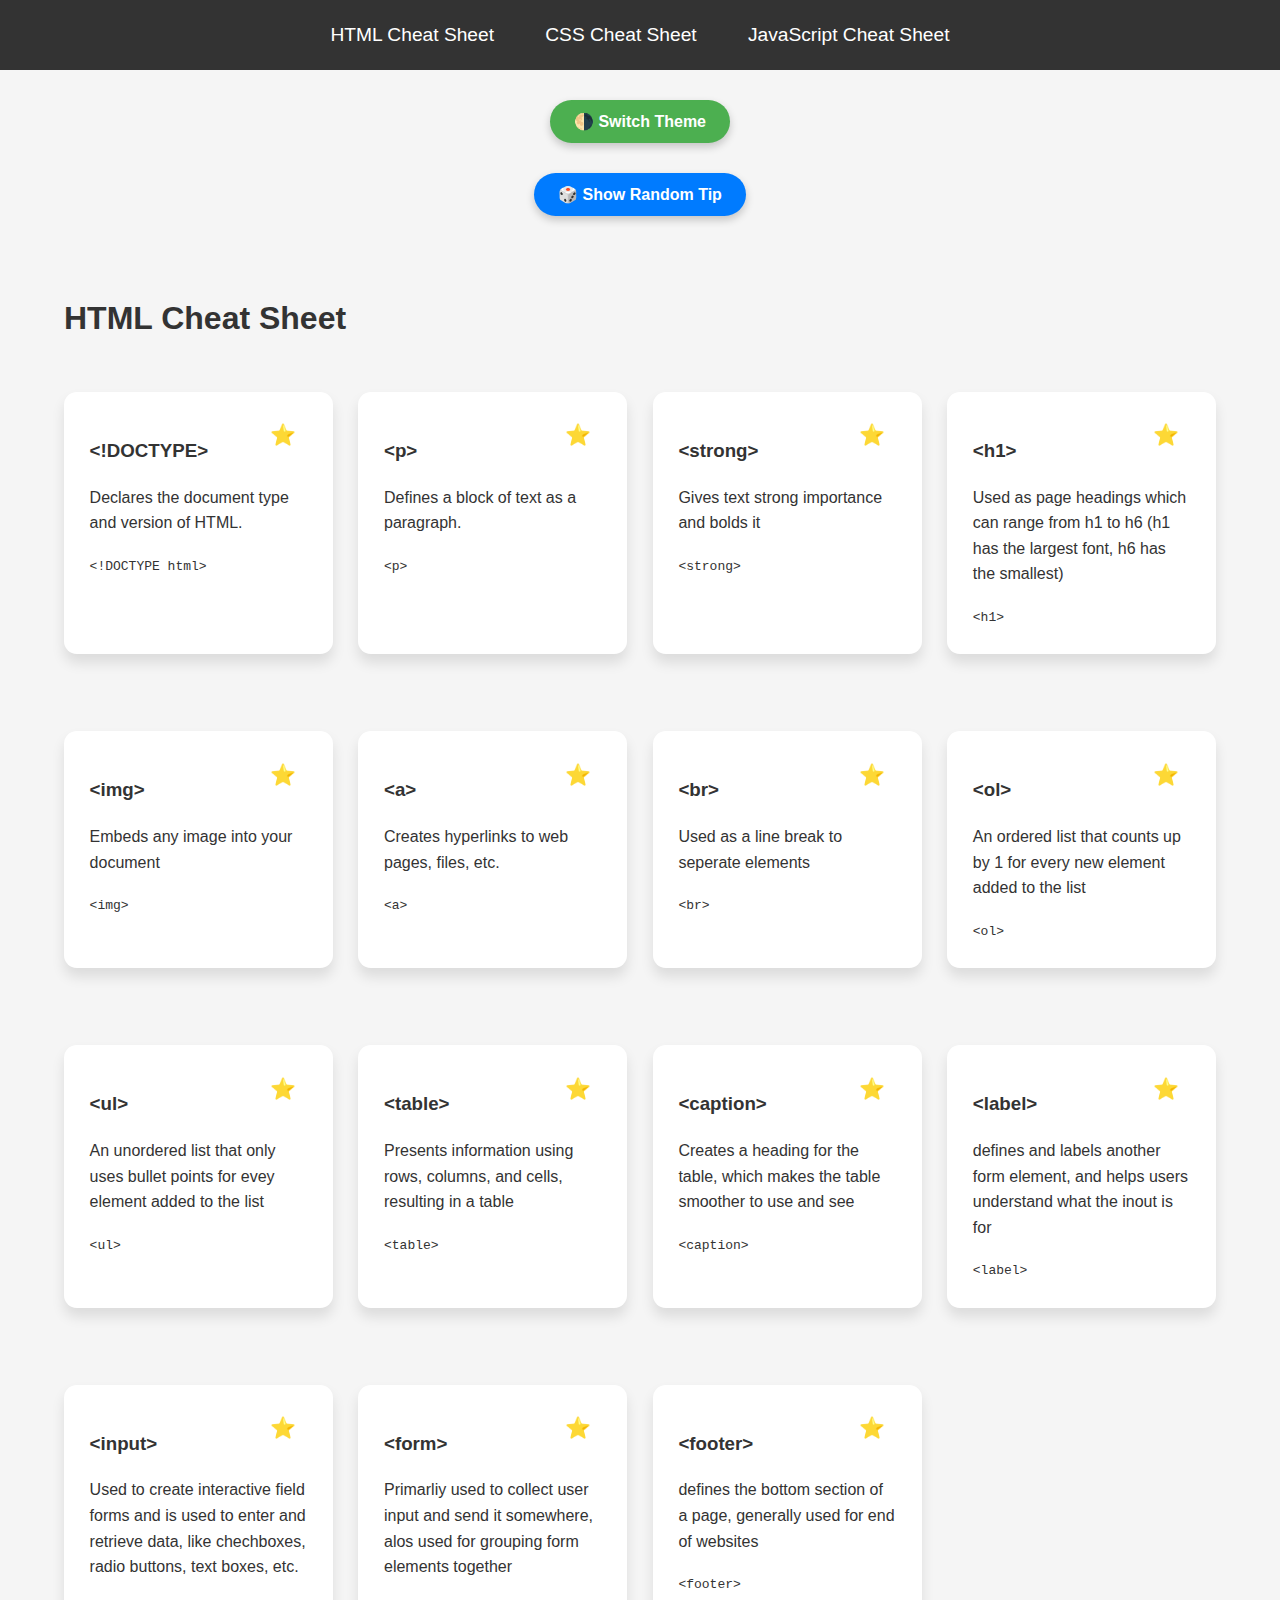
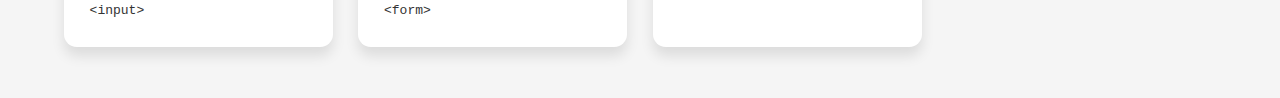
<file: index.html>
<!DOCTYPE html>
<html lang="en">
<head>
    <title>HTML Cheat Sheet</title>
    <link rel="stylesheet" href="style.css">
    <script src="script.js"></script>
</head>
<body>
    <!--I used AI to assist me in using the greater and less than signs to enclose the element inside of it for style-->
    <nav class="navbar">
        <a href="index.html">HTML Cheat Sheet</a>
        <a href="css_cheatsheet.html">CSS Cheat Sheet</a>
        <a href="js_cheatsheet.html">JavaScript Cheat Sheet</a>
    </nav>

    <button class="themeButton" onclick="toggleTheme()">🌗 Switch Theme</button>
    <button class="tipButton" onclick="showTip()">🎲 Show Random Tip</button>
    <p id="tipDisplay"></p>
    
    <div class="container">
        <h1>HTML Cheat Sheet</h1>
        <div class="grid">
            <div class="flashCard">
                <button class="favButton" onclick="toggleFavorite(this)">⭐</button>
                <h3>&lt;!DOCTYPE&gt;</h3>
                <p>Declares the document type and version of HTML.</p>
                <code>&lt;!DOCTYPE html&gt;</code>
            </div>
            <div class="flashCard">
                <button class="favButton" onclick="toggleFavorite(this)">⭐</button>
                <h3>&lt;p&gt;</h3>
                <p>Defines a block of text as a paragraph.</p>
                <code>&lt;p&gt;</code>
            </div>
            <div class="flashCard">
                <button class="favButton" onclick="toggleFavorite(this)">⭐</button>
                <h3>&lt;strong&gt;</h3>
                <p>Gives text strong importance and bolds it</p>
                <code>&lt;strong&gt;</code>
            </div>
            <div class="flashCard">
                <button class="favButton" onclick="toggleFavorite(this)">⭐</button>
                <h3>&lt;h1&gt;</h3>
                <p>Used as page headings which can range from h1 to h6 (h1 has the largest font, h6 has the smallest)</p>
                <code>&lt;h1&gt;</code>
            </div>
            <div class="flashCard">
                <button class="favButton" onclick="toggleFavorite(this)">⭐</button>
                <h3>&lt;img&gt;</h3>
                <p>Embeds any image into your document</p>
                <code>&lt;img&gt;</code>
            </div>
            <div class="flashCard">
                <button class="favButton" onclick="toggleFavorite(this)">⭐</button>
                <h3>&lt;a&gt;</h3>
                <p>Creates hyperlinks to web pages, files, etc.</p>
                <code>&lt;a&gt;</code>
            </div>
            <div class="flashCard">
                <button class="favButton" onclick="toggleFavorite(this)">⭐</button>
                <h3>&lt;br&gt;</h3>
                <p>Used as a line break to seperate elements</p>
                <code>&lt;br&gt;</code>
            </div>
            <div class="flashCard">
                <button class="favButton" onclick="toggleFavorite(this)">⭐</button>
                <h3>&lt;ol&gt;</h3>
                <p>An ordered list that counts up by 1 for every new element added to the list</p>
                <code>&lt;ol&gt;</code>
            </div>
            <div class="flashCard">
                <button class="favButton" onclick="toggleFavorite(this)">⭐</button>
                <h3>&lt;ul&gt;</h3>
                <p>An unordered list that only uses bullet points for evey element added to the list</p>
                <code>&lt;ul&gt;</code>
            </div>
            <div class="flashCard">
                <button class="favButton" onclick="toggleFavorite(this)">⭐</button>
                <h3>&lt;table&gt;</h3>
                <p>Presents information using rows, columns, and cells, resulting in a table</p>
                <code>&lt;table&gt;</code>
            </div>
            <div class="flashCard">
                <button class="favButton" onclick="toggleFavorite(this)">⭐</button>
                <h3>&lt;caption&gt;</h3>
                <p>Creates a heading for the table, which makes the table smoother to use and see</p>
                <code>&lt;caption&gt;</code>
            </div>
            <div class="flashCard">
                <button class="favButton" onclick="toggleFavorite(this)">⭐</button>
                <h3>&lt;label&gt;</h3>
                <p>defines and labels another form element, and helps users understand what the inout is for</p>
                <code>&lt;label&gt;</code>
            </div>
            <div class="flashCard">
                <button class="favButton" onclick="toggleFavorite(this)">⭐</button>
                <h3>&lt;input&gt;</h3>
                <p>Used to create interactive field forms and is used to enter and retrieve data, like chechboxes, radio buttons, text boxes, etc.</p>
                <code>&lt;input&gt;</code>
            </div>
            <div class="flashCard">
                <button class="favButton" onclick="toggleFavorite(this)">⭐</button>
                <h3>&lt;form&gt;</h3>
                <p>Primarliy used to collect user input and send it somewhere, alos used for grouping form elements together</p>
                <code>&lt;form&gt;</code>
            </div>
            <div class="flashCard">
                <button class="favButton" onclick="toggleFavorite(this)">⭐</button>
                <h3>&lt;footer&gt;</h3>
                <p>defines the bottom section of a page, generally used for end of websites</p>
                <code>&lt;footer&gt;</code>
            </div>
    </div>
        </div>
</body>
</html>
</file>
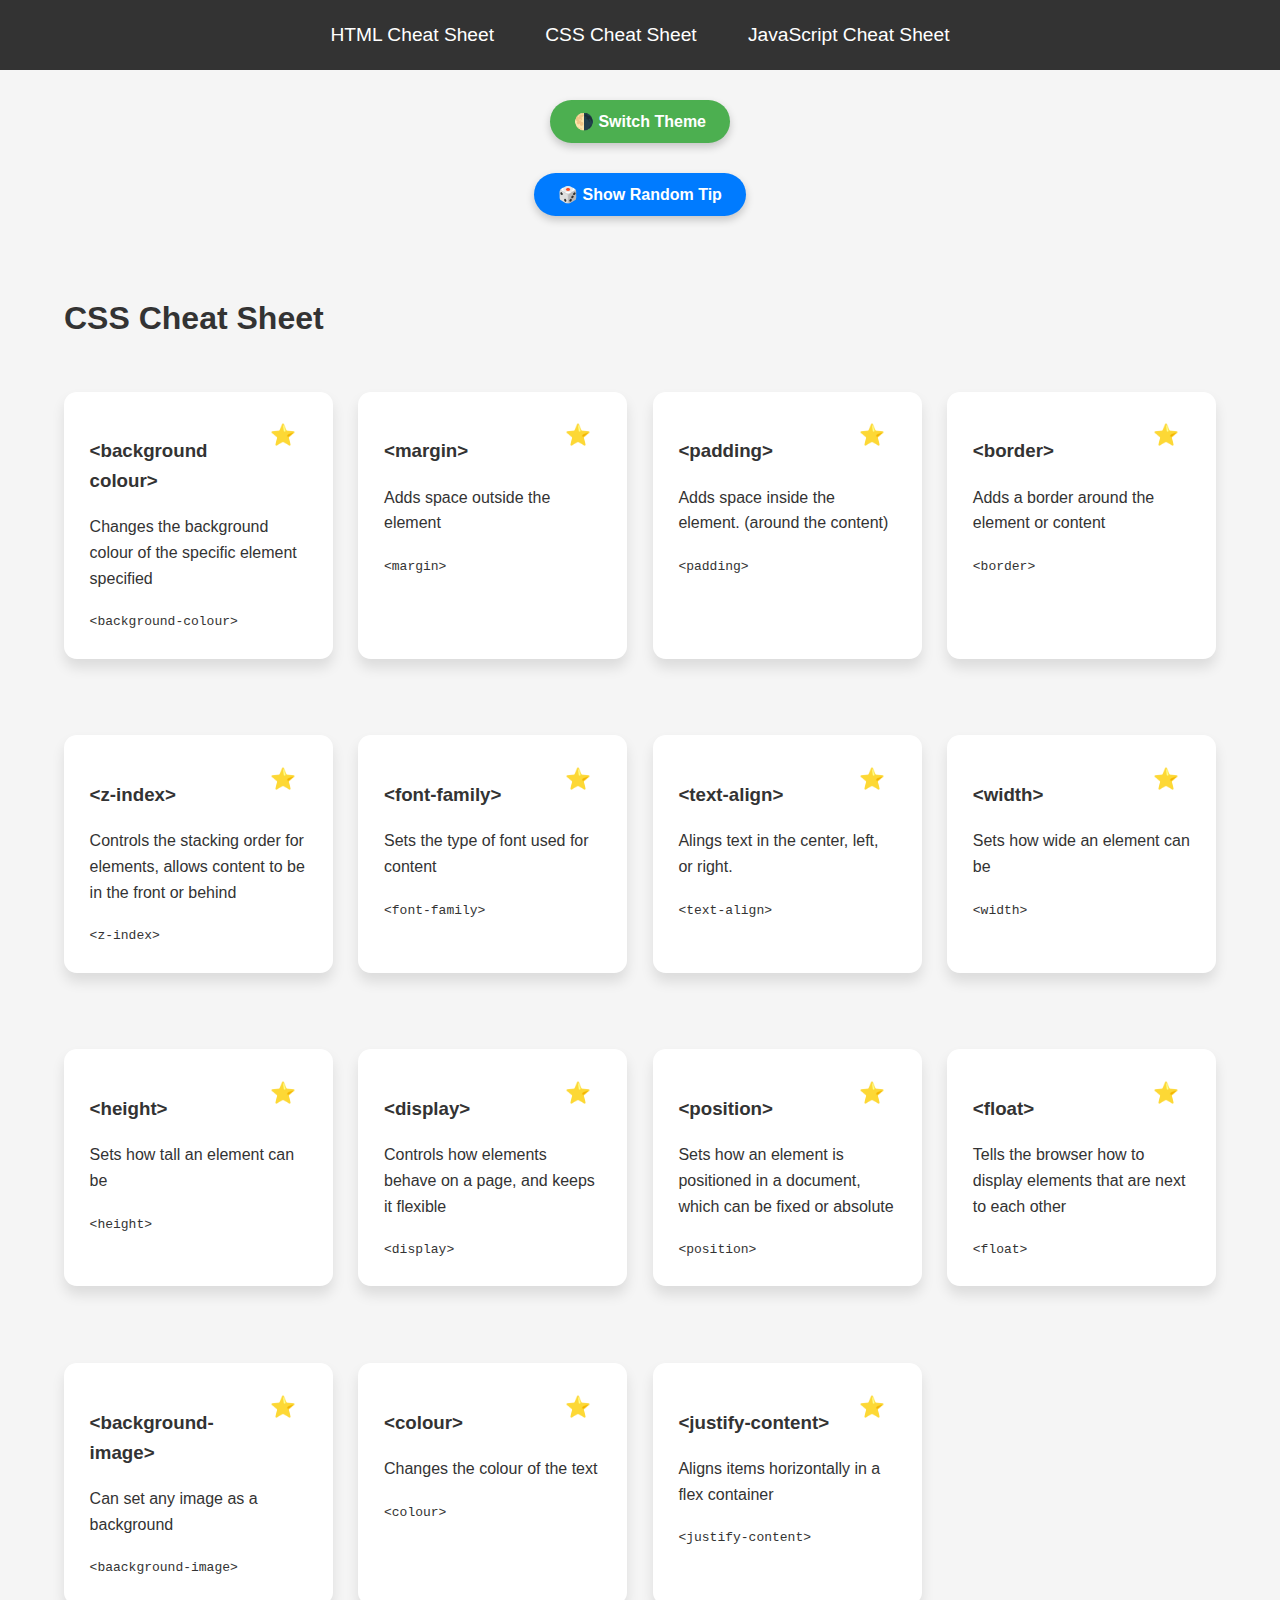
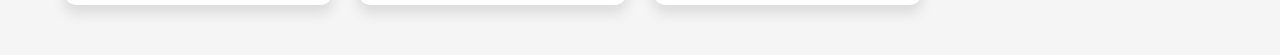
<file: css_cheatsheet.html>
<!DOCTYPE html>
<html lang="en">
<head>
    <title>CSS Cheat Sheet</title>
    <link rel="stylesheet" href="style.css">
    <script src="script.js"></script>
</head>
<body>
     <!--I used AI to assist me in using the greater and less than signs to enclose the element inside of it for style-->
    <nav class="navbar">
        <a href="index.html">HTML Cheat Sheet</a>
        <a href="css_cheatsheet.html">CSS Cheat Sheet</a>
        <a href="js_cheatsheet.html">JavaScript Cheat Sheet</a>
      </nav>

      <button class="themeButton" onclick="toggleTheme()">🌗 Switch Theme</button>
      <button class="tipButton" onclick="showTip()">🎲 Show Random Tip</button>
      <p id="tipDisplay"></p>


      <div class="container">
        <h1>CSS Cheat Sheet</h1>
        <div class="grid">
            <div class="flashCard">
                <button class="favButton" onclick="toggleFavorite(this)">⭐</button>
                <h3>&lt;background colour&gt;</h3>
                <p>Changes the background colour of the specific element specified</p>
                <code>&lt;background-colour&gt;</code>
            </div>
            <div class="flashCard">
                <button class="favButton" onclick="toggleFavorite(this)">⭐</button>
                <h3>&lt;margin&gt;</h3>
                <p>Adds space outside the element</p>
                <code>&lt;margin&gt;</code>
            </div>
            <div class="flashCard">
                <button class="favButton" onclick="toggleFavorite(this)">⭐</button>
                <h3>&lt;padding&gt;</h3>
                <p>Adds space inside the element. (around the content)</p>
                <code>&lt;padding&gt;</code>
            </div>
            <div class="flashCard">
                <button class="favButton" onclick="toggleFavorite(this)">⭐</button>
                <h3>&lt;border&gt;</h3>
                <p>Adds a border around the element or content</p>
                <code>&lt;border&gt;</code>
            </div>
            <div class="flashCard">
                <button class="favButton" onclick="toggleFavorite(this)">⭐</button>
                <h3>&lt;z-index&gt;</h3>
                <p>Controls the stacking order for elements, allows content to be in the front or behind</p>
                <code>&lt;z-index&gt;</code>
            </div>
            <div class="flashCard">
                <button class="favButton" onclick="toggleFavorite(this)">⭐</button>
                <h3>&lt;font-family&gt;</h3>
                <p>Sets the type of font used for content</p>
                <code>&lt;font-family&gt;</code>
            </div>
            <div class="flashCard">
                <button class="favButton" onclick="toggleFavorite(this)">⭐</button>
                <h3>&lt;text-align&gt;</h3>
                <p>Alings text in the center, left, or right.</p>
                <code>&lt;text-align&gt;</code>
            </div>
            <div class="flashCard">
                <button class="favButton" onclick="toggleFavorite(this)">⭐</button>
                <h3>&lt;width&gt;</h3>
                <p>Sets how wide an element can be </p>
                <code>&lt;width&gt;</code>
            </div>
            <div class="flashCard">
                <button class="favButton" onclick="toggleFavorite(this)">⭐</button>
                <h3>&lt;height&gt;</h3>
                <p>Sets how tall an element can be</p>
                <code>&lt;height&gt;</code>
            </div>
            <div class="flashCard">
                <button class="favButton" onclick="toggleFavorite(this)">⭐</button>
                <h3>&lt;display&gt;</h3>
                <p>Controls how elements behave on a page, and keeps it flexible</p>
                <code>&lt;display&gt;</code>
            </div>
            <div class="flashCard">
                <button class="favButton" onclick="toggleFavorite(this)">⭐</button>
                <h3>&lt;position&gt;</h3>
                <p>Sets how an element is positioned in a document, which can be fixed or absolute</p>
                <code>&lt;position&gt;</code>
            </div>
            <div class="flashCard">
                <button class="favButton" onclick="toggleFavorite(this)">⭐</button>
                <h3>&lt;float&gt;</h3>
                <p>Tells the browser how to display elements that are next to each other</p>
                <code>&lt;float&gt;</code>
            </div>
            <div class="flashCard">
                <button class="favButton" onclick="toggleFavorite(this)">⭐</button>
                <h3>&lt;background-image&gt;</h3>
                <p>Can set any image as a background</p>
                <code>&lt;baackground-image&gt;</code>
            </div>
            <div class="flashCard">
                <button class="favButton" onclick="toggleFavorite(this)">⭐</button>
                <h3>&lt;colour&gt;</h3>
                <p>Changes the colour of the text</p>
                <code>&lt;colour&gt;</code>
            </div>
            <div class="flashCard">
                <button class="favButton" onclick="toggleFavorite(this)">⭐</button>
                <h3>&lt;justify-content&gt;</h3>
                <p>Aligns items horizontally in a flex container</p>
                <code>&lt;justify-content&gt;</code>
            </div>
    </div>
        </div>
</body>
</html>
</file>
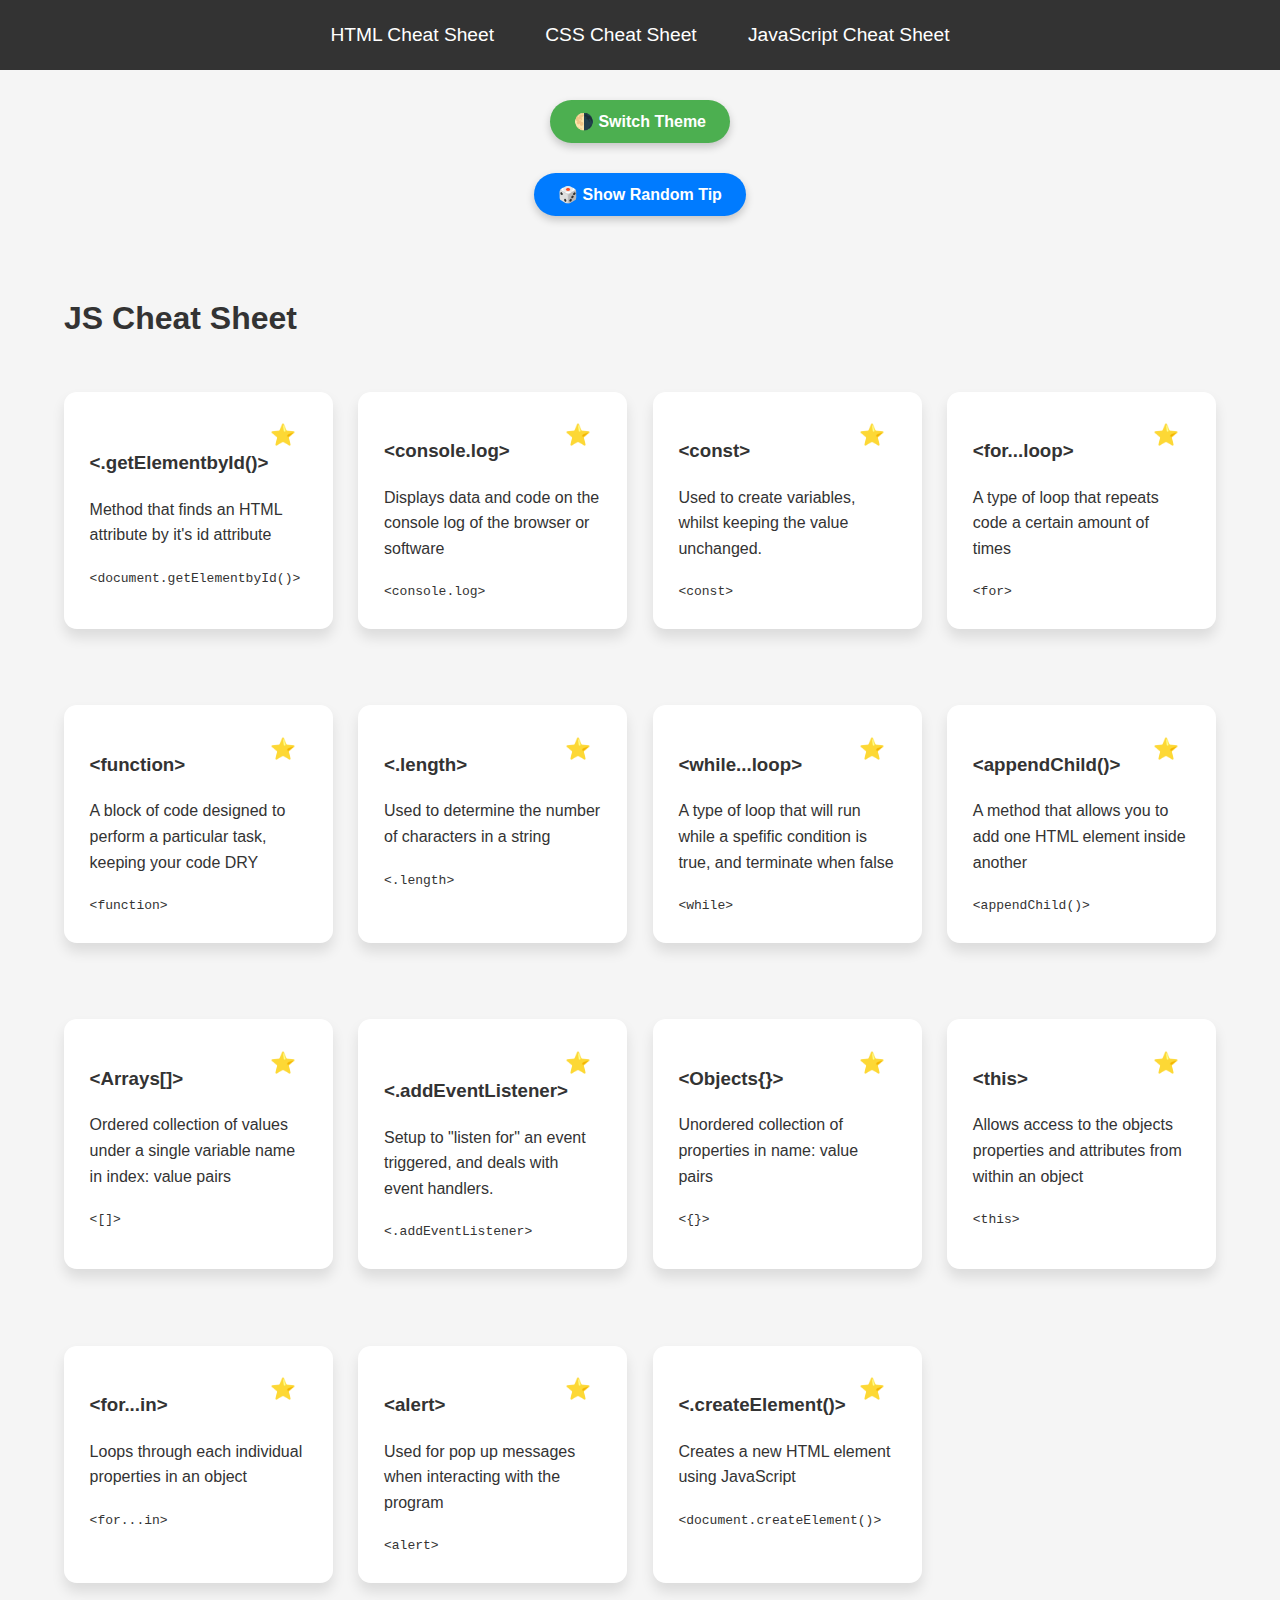
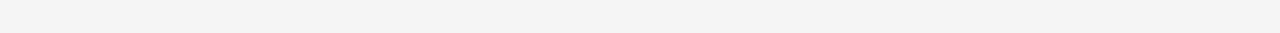
<file: js_cheatsheet.html>
<!DOCTYPE html>
<html lang="en">
<head>
    <title>JS Cheat Sheet</title>
    <link rel="stylesheet" href="style.css">
    <script src="script.js"></script>
</head>
<body>
     <!--I used AI to assist me in using the greater and less than signs to enclose the element inside of it for style-->
    <nav class="navbar">
        <a href="index.html">HTML Cheat Sheet</a>
        <a href="css_cheatsheet.html">CSS Cheat Sheet</a>
        <a href="js_cheatsheet.html">JavaScript Cheat Sheet</a>
      </nav>

      <button class="themeButton" onclick="toggleTheme()">🌗 Switch Theme</button>
      <button class="tipButton" onclick="showTip()">🎲 Show Random Tip</button>
      <p id="tipDisplay"></p>


      <div class="container">
        <h1>JS Cheat Sheet</h1>
        <div class="grid">
            <div class="flashCard">
                <button class="favButton" onclick="toggleFavorite(this)">⭐</button>
                <h3>&lt;.getElementbyId()&gt;</h3>
                <p>Method that finds an HTML attribute by it's id attribute </p>
                <code>&lt;document.getElementbyId()&gt;</code>
            </div>
            <div class="flashCard">
                <button class="favButton" onclick="toggleFavorite(this)">⭐</button>
                <h3>&lt;console.log&gt;</h3>
                <p>Displays data and code on the console log of the browser or software</p>
                <code>&lt;console.log&gt;</code>
            </div>
            <div class="flashCard">
                <button class="favButton" onclick="toggleFavorite(this)">⭐</button>
                <h3>&lt;const&gt;</h3>
                <p>Used to create variables, whilst keeping the value unchanged.</p>
                <code>&lt;const&gt;</code>
            </div>
            <div class="flashCard">
                <button class="favButton" onclick="toggleFavorite(this)">⭐</button>
                <h3>&lt;for...loop&gt;</h3>
                <p>A type of loop that repeats code a certain amount of times</p>
                <code>&lt;for&gt;</code>
            </div>
            <div class="flashCard">
                <button class="favButton" onclick="toggleFavorite(this)">⭐</button>
                <h3>&lt;function&gt;</h3>
                <p>A block of code designed to perform a particular task, keeping your code DRY</p>
                <code>&lt;function&gt;</code>
            </div>
            <div class="flashCard">
                <button class="favButton" onclick="toggleFavorite(this)">⭐</button>
                <h3>&lt;.length&gt;</h3>
                <p>Used to determine the number of characters in a string</p>
                <code>&lt;.length&gt;</code>
            </div>
            <div class="flashCard">
                <button class="favButton" onclick="toggleFavorite(this)">⭐</button>
                <h3>&lt;while...loop&gt;</h3>
                <p>A type of loop that will run while a spefific condition is true, and terminate when false</p>
                <code>&lt;while&gt;</code>
            </div>
            <div class="flashCard">
                <button class="favButton" onclick="toggleFavorite(this)">⭐</button>
                <h3>&lt;appendChild()&gt;</h3>
                <p>A method that allows you to add one HTML element inside another</p>
                <code>&lt;appendChild()&gt;</code>
            </div>
            <div class="flashCard">
                <button class="favButton" onclick="toggleFavorite(this)">⭐</button>
                <h3>&lt;Arrays[]&gt;</h3>
                <p>Ordered collection of values under a single variable name in index: value pairs</p>
                <code>&lt;[]&gt;</code>
            </div>
            <div class="flashCard">
                <button class="favButton" onclick="toggleFavorite(this)">⭐</button>
                <h3>&lt;.addEventListener&gt;</h3>
                <p>Setup to "listen for" an event triggered, and deals with event handlers.</p>
                <code>&lt;.addEventListener&gt;</code>
            </div>
            <div class="flashCard">
                <button class="favButton" onclick="toggleFavorite(this)">⭐</button>
                <h3>&lt;Objects{}&gt;</h3>
                <p>Unordered collection of properties in name: value pairs</p>
                <code>&lt;{}&gt;</code>
            </div>
            <div class="flashCard">
                <button class="favButton" onclick="toggleFavorite(this)">⭐</button>
                <h3>&lt;this&gt;</h3>
                <p>Allows access to the objects properties and attributes from within an object</p>
                <code>&lt;this&gt;</code>
            </div>
            <div class="flashCard">
                <button class="favButton" onclick="toggleFavorite(this)">⭐</button>
                <h3>&lt;for...in&gt;</h3>
                <p>Loops through each individual properties in an object</p>
                <code>&lt;for...in&gt;</code>
            </div>
            <div class="flashCard">
                <button class="favButton" onclick="toggleFavorite(this)">⭐</button>
                <h3>&lt;alert&gt;</h3>
                <p>Used for pop up messages when interacting with the program</p>
                <code>&lt;alert&gt;</code>
            </div>
            <div class="flashCard">
                <button class="favButton" onclick="toggleFavorite(this)">⭐</button>
                <h3>&lt;.createElement()&gt;</h3>
                <p>Creates a new HTML element using JavaScript</p>
                <code>&lt;document.createElement()&gt;</code>
            </div>
    </div>
        </div>
</body>
</html>
</file>
<file: style.css>
body {
    font-family: Arial, sans-serif;
    margin: 0;
    padding: 0;
    line-height: 1.6;
    background-color: #f5f5f5;
    color: #333;
  }
  
  .navbar {
    background-color: #333;
    overflow: hidden;
    display: flex;
    justify-content: center;
    flex-wrap: wrap;
    padding: 1vh 2vw;
  }
  
  .navbar a {
    color: white;
    padding: 1.2vh 2vw;
    text-decoration: none;
    display: block;
    font-size: 1.5vw;
  }
  
  .navbar a:hover {
    background-color: #575757;
  }
  
  .container {
    max-width: 90vw;
    margin: auto;
    padding: 2vw;
  }
  
  /*I used AI to assist me in creating the three in each row code to allow more neatness and space*/
  .grid {
    display: grid;
    grid-template-columns: repeat(auto-fit, minmax(250px, 1fr));
    gap: 2vw;
  }

  /*I used AI to assist me in creating css for the card class*/
  .flashCard {
    background: white;
    margin: 2vw 0;
    padding: 2vw;
    border-radius: 1vw;
    box-shadow: 0 0.7vw 1vw rgba(0,0,0,0.1);
  }

  .dark-mode {
    background-color: black;
    color: whitesmoke;
  }

  .dark-mode h1, .dark-mode h3, .dark-mode p, .dark-mode code, .dark-mode nav a {
  color: whitesmoke;
}

.dark-mode .flashCard {
    background-color: #1e1e1e;
    border: 1px solid #333;
}

/*I used AI to assist me in some styles for the buttons*/
  .themeButton {
    display: block;
    margin: 30px auto;
    padding: 12px 24px;
    font-size: 1rem;
    font-weight: bold;
    border: none;
    border-radius: 25px;
    background-color: #4CAF50;
    color: white;
    cursor: pointer;
    box-shadow: 0 4px 8px rgba(0,0,0,0.2);
    transition: background-color 0.3s, transform 0.2s;
  }

  .tipButton {
    display: block;
    margin: 30px auto;
    padding: 12px 24px;
    font-size: 1rem;
    font-weight: bold;
    color: white;
    background-color: #007BFF;
    border: none;
    border-radius: 25px;
    box-shadow: 0 4px 8px rgba(0,0,0,0.2);
    cursor: pointer;
    transition: background-color 0.3s, transform 0.2s;
  }

  .tip-btn:hover {
    background-color: #0056b3;
    transform: scale(1.05);
  }

  #tipDisplay {
    text-align: center;
    margin-top: 15px;
    font-size: 1.1rem;
    font-style: italic;
    color: #333;
  }

  .favButton {
    background: none;
    border: none;
    font-size: 1.3rem;
    cursor: pointer;
    float: right;
    margin-top: 5px;
    margin-right: 5px;
  }
  
  .flashCard.favorited {
    background-color: #fffbe6;
    border: 2px solid gold;
    box-shadow: 0 0 10px rgba(255, 215, 0, 0.4);
  }

  .dark-mode .flashCard.favorited {
    background-color: #1e1e1e;
    border: 1px solid #333;
  }
</file>
